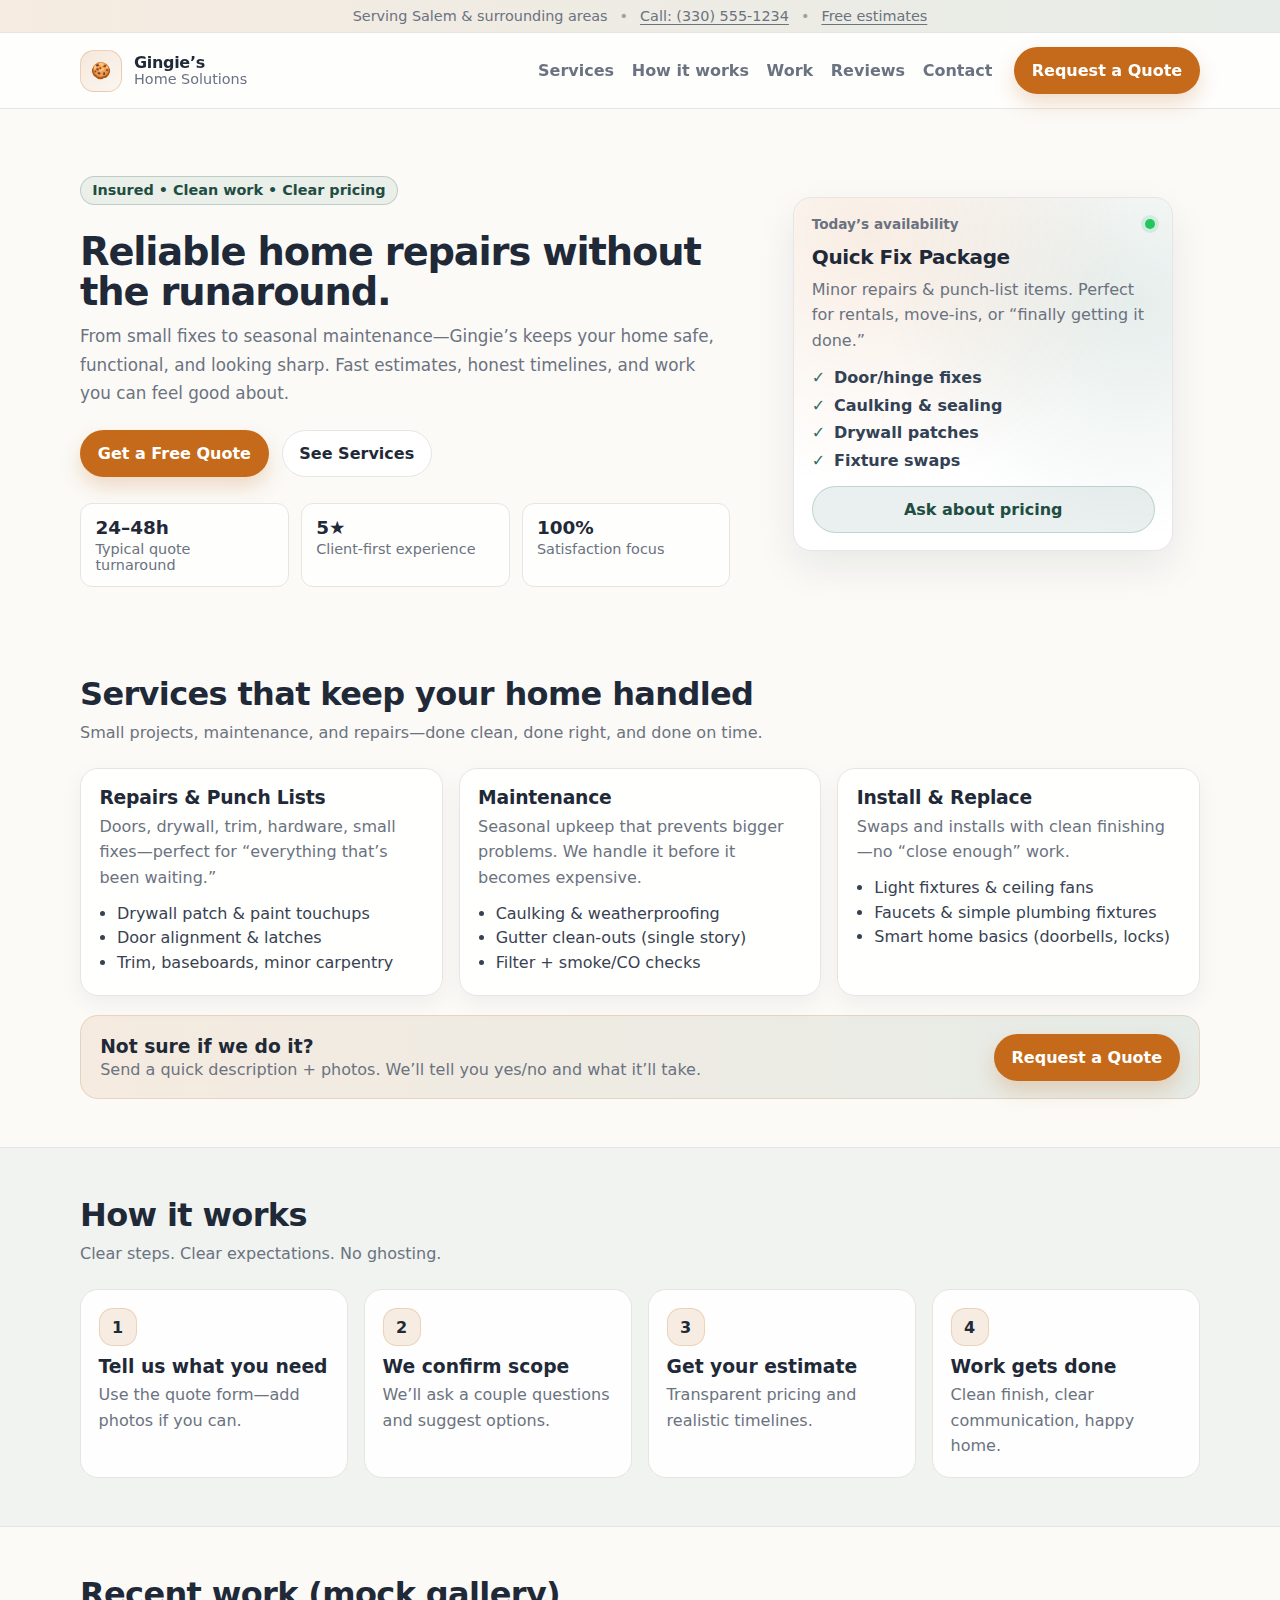
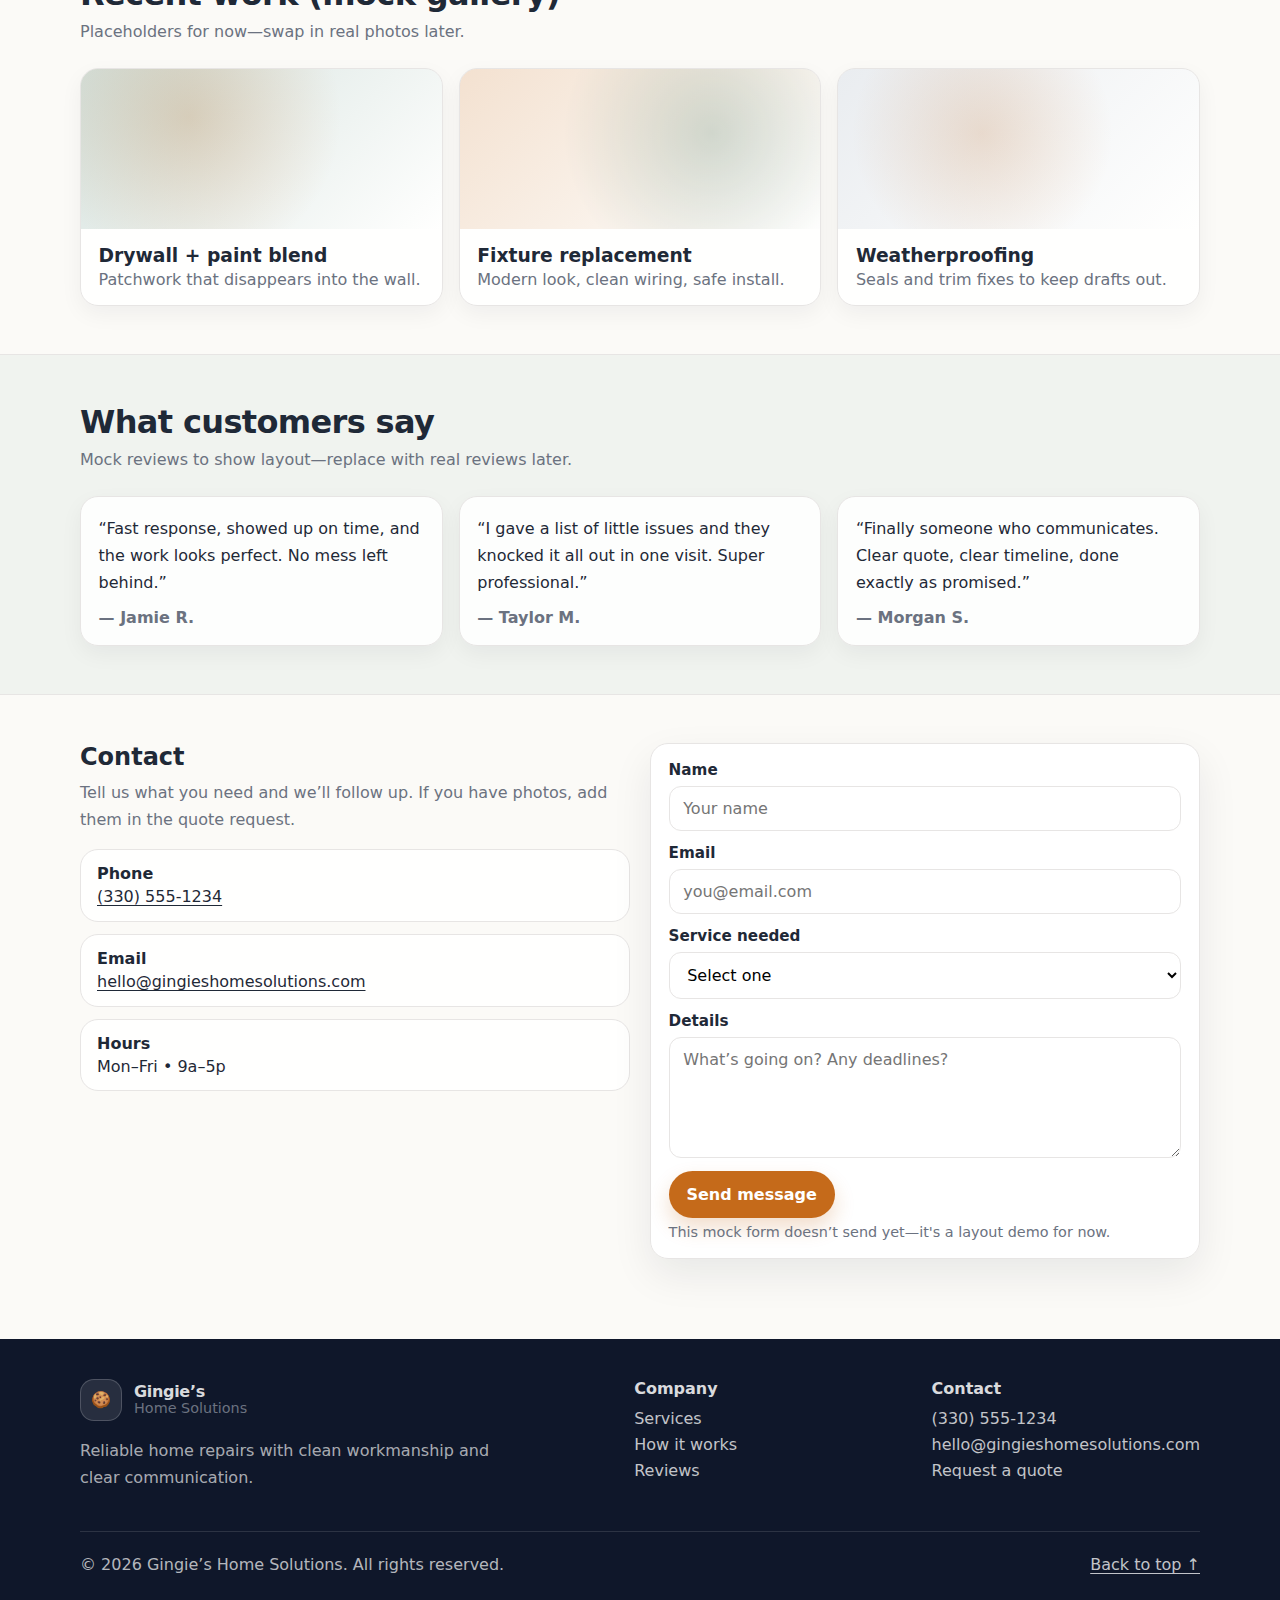
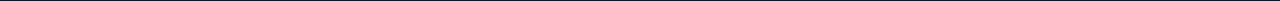
<file: index.html>
<!doctype html>
<html lang="en">
<head>
  <meta charset="UTF-8" />
  <meta name="viewport" content="width=device-width, initial-scale=1.0" />
  <title>Gingie’s Home Solutions</title>
  <meta
          name="description"
          content="Reliable home repairs, maintenance, and small renovations. Fast quotes. Quality work."
  />
  <link rel="stylesheet" href="css/style.css" />
</head>
<body>
<!-- Top Announcement Bar -->
<div class="topbar">
  <div class="container topbar__inner">
    <span>Serving Salem & surrounding areas</span>
    <span class="topbar__divider">•</span>
    <a class="topbar__link" href="tel:+13305551234">Call: (330) 555-1234</a>
    <span class="topbar__divider">•</span>
    <a class="topbar__link" href="#contact">Free estimates</a>
  </div>
</div>

<!-- Header -->
<header class="header" id="top">
  <div class="container header__inner">
    <a class="brand" href="#top" aria-label="Gingie’s Home Solutions home">
      <!-- Simple inline icon placeholder (swap later with your PNG/SVG) -->
      <span class="brand__mark" aria-hidden="true">🍪</span>
      <span class="brand__text">
            <span class="brand__name">Gingie’s</span>
            <span class="brand__sub">Home Solutions</span>
          </span>
    </a>

    <nav class="nav" aria-label="Primary">
      <button class="nav__toggle" id="navToggle" aria-expanded="false" aria-controls="navMenu">
        <span class="sr-only">Open menu</span>
        <span class="nav__bars" aria-hidden="true"></span>
      </button>

      <ul class="nav__menu" id="navMenu">
        <li><a href="#services">Services</a></li>
        <li><a href="#process">How it works</a></li>
        <li><a href="#work">Work</a></li>
        <li><a href="#testimonials">Reviews</a></li>
        <li><a href="#contact">Contact</a></li>

        <li class="nav__cta">
          <button class="btn btn--primary" id="quoteOpenBtn" type="button">Request a Quote</button>
        </li>
      </ul>
    </nav>
  </div>
</header>

<!-- Hero -->
<main>
  <section class="hero">
    <div class="container hero__grid">
      <div class="hero__copy">
        <p class="pill">Insured • Clean work • Clear pricing</p>
        <h1>Reliable home repairs without the runaround.</h1>
        <p class="hero__lead">
          From small fixes to seasonal maintenance—Gingie’s keeps your home safe, functional, and looking sharp.
          Fast estimates, honest timelines, and work you can feel good about.
        </p>

        <div class="hero__actions">
          <button class="btn btn--primary" id="quoteOpenBtn2" type="button">Get a Free Quote</button>
          <a class="btn btn--ghost" href="#services">See Services</a>
        </div>

        <div class="hero__trust">
          <div class="trust">
            <div class="trust__num">24–48h</div>
            <div class="trust__label">Typical quote turnaround</div>
          </div>
          <div class="trust">
            <div class="trust__num">5★</div>
            <div class="trust__label">Client-first experience</div>
          </div>
          <div class="trust">
            <div class="trust__num">100%</div>
            <div class="trust__label">Satisfaction focus</div>
          </div>
        </div>
      </div>

      <div class="hero__visual" aria-label="Home repair preview">
        <div class="visual-card">
          <div class="visual-card__top">
            <span class="badge">Today’s availability</span>
            <span class="dot dot--green"></span>
          </div>
          <div class="visual-card__title">Quick Fix Package</div>
          <p class="visual-card__desc">
            Minor repairs & punch-list items. Perfect for rentals, move-ins, or “finally getting it done.”
          </p>
          <div class="visual-list">
            <div class="visual-item"><span>✓</span> Door/hinge fixes</div>
            <div class="visual-item"><span>✓</span> Caulking & sealing</div>
            <div class="visual-item"><span>✓</span> Drywall patches</div>
            <div class="visual-item"><span>✓</span> Fixture swaps</div>
          </div>
          <button class="btn btn--soft" id="quoteOpenBtn3" type="button">Ask about pricing</button>
        </div>
      </div>
    </div>
  </section>

  <!-- Services -->
  <section class="section" id="services">
    <div class="container">
      <div class="section__head">
        <h2>Services that keep your home handled</h2>
        <p>Small projects, maintenance, and repairs—done clean, done right, and done on time.</p>
      </div>

      <div class="grid grid--3">
        <article class="card">
          <h3>Repairs & Punch Lists</h3>
          <p>Doors, drywall, trim, hardware, small fixes—perfect for “everything that’s been waiting.”</p>
          <ul class="list">
            <li>Drywall patch & paint touchups</li>
            <li>Door alignment & latches</li>
            <li>Trim, baseboards, minor carpentry</li>
          </ul>
        </article>

        <article class="card">
          <h3>Maintenance</h3>
          <p>Seasonal upkeep that prevents bigger problems. We handle it before it becomes expensive.</p>
          <ul class="list">
            <li>Caulking & weatherproofing</li>
            <li>Gutter clean-outs (single story)</li>
            <li>Filter + smoke/CO checks</li>
          </ul>
        </article>

        <article class="card">
          <h3>Install & Replace</h3>
          <p>Swaps and installs with clean finishing—no “close enough” work.</p>
          <ul class="list">
            <li>Light fixtures & ceiling fans</li>
            <li>Faucets & simple plumbing fixtures</li>
            <li>Smart home basics (doorbells, locks)</li>
          </ul>
        </article>
      </div>

      <div class="cta-strip">
        <div>
          <h3>Not sure if we do it?</h3>
          <p>Send a quick description + photos. We’ll tell you yes/no and what it’ll take.</p>
        </div>
        <button class="btn btn--primary" id="quoteOpenBtn4" type="button">Request a Quote</button>
      </div>
    </div>
  </section>

  <!-- Process -->
  <section class="section section--alt" id="process">
    <div class="container">
      <div class="section__head">
        <h2>How it works</h2>
        <p>Clear steps. Clear expectations. No ghosting.</p>
      </div>

      <div class="grid grid--4">
        <div class="step">
          <div class="step__num">1</div>
          <h3>Tell us what you need</h3>
          <p>Use the quote form—add photos if you can.</p>
        </div>
        <div class="step">
          <div class="step__num">2</div>
          <h3>We confirm scope</h3>
          <p>We’ll ask a couple questions and suggest options.</p>
        </div>
        <div class="step">
          <div class="step__num">3</div>
          <h3>Get your estimate</h3>
          <p>Transparent pricing and realistic timelines.</p>
        </div>
        <div class="step">
          <div class="step__num">4</div>
          <h3>Work gets done</h3>
          <p>Clean finish, clear communication, happy home.</p>
        </div>
      </div>
    </div>
  </section>

  <!-- Work -->
  <section class="section" id="work">
    <div class="container">
      <div class="section__head">
        <h2>Recent work (mock gallery)</h2>
        <p>Placeholders for now—swap in real photos later.</p>
      </div>

      <div class="grid grid--3">
        <div class="work-card">
          <div class="work-card__img work-card__img--1" aria-hidden="true"></div>
          <div class="work-card__body">
            <h3>Drywall + paint blend</h3>
            <p>Patchwork that disappears into the wall.</p>
          </div>
        </div>

        <div class="work-card">
          <div class="work-card__img work-card__img--2" aria-hidden="true"></div>
          <div class="work-card__body">
            <h3>Fixture replacement</h3>
            <p>Modern look, clean wiring, safe install.</p>
          </div>
        </div>

        <div class="work-card">
          <div class="work-card__img work-card__img--3" aria-hidden="true"></div>
          <div class="work-card__body">
            <h3>Weatherproofing</h3>
            <p>Seals and trim fixes to keep drafts out.</p>
          </div>
        </div>
      </div>
    </div>
  </section>

  <!-- Testimonials -->
  <section class="section section--alt" id="testimonials">
    <div class="container">
      <div class="section__head">
        <h2>What customers say</h2>
        <p>Mock reviews to show layout—replace with real reviews later.</p>
      </div>

      <div class="grid grid--3">
        <blockquote class="quote">
          <p>“Fast response, showed up on time, and the work looks perfect. No mess left behind.”</p>
          <footer>— Jamie R.</footer>
        </blockquote>
        <blockquote class="quote">
          <p>“I gave a list of little issues and they knocked it all out in one visit. Super professional.”</p>
          <footer>— Taylor M.</footer>
        </blockquote>
        <blockquote class="quote">
          <p>“Finally someone who communicates. Clear quote, clear timeline, done exactly as promised.”</p>
          <footer>— Morgan S.</footer>
        </blockquote>
      </div>
    </div>
  </section>

  <!-- Contact -->
  <section class="section" id="contact">
    <div class="container contact">
      <div class="contact__copy">
        <h2>Contact</h2>
        <p>
          Tell us what you need and we’ll follow up. If you have photos, add them in the quote request.
        </p>

        <div class="contact__cards">
          <div class="mini">
            <div class="mini__title">Phone</div>
            <a href="tel:+13305551234">(330) 555-1234</a>
          </div>
          <div class="mini">
            <div class="mini__title">Email</div>
            <a href="mailto:hello@gingieshomesolutions.com">hello@gingieshomesolutions.com</a>
          </div>
          <div class="mini">
            <div class="mini__title">Hours</div>
            <span>Mon–Fri • 9a–5p</span>
          </div>
        </div>
      </div>

      <form class="contact__form" id="contactForm">
        <div class="field">
          <label for="name">Name</label>
          <input id="name" name="name" type="text" placeholder="Your name" required />
        </div>

        <div class="field">
          <label for="email">Email</label>
          <input id="email" name="email" type="email" placeholder="you@email.com" required />
        </div>

        <div class="field">
          <label for="service">Service needed</label>
          <select id="service" name="service" required>
            <option value="" selected disabled>Select one</option>
            <option>Repairs & Punch Lists</option>
            <option>Maintenance</option>
            <option>Install & Replace</option>
            <option>Not sure</option>
          </select>
        </div>

        <div class="field">
          <label for="message">Details</label>
          <textarea id="message" name="message" rows="5" placeholder="What’s going on? Any deadlines?" required></textarea>
        </div>

        <button class="btn btn--primary" type="submit">Send message</button>
        <p class="fineprint">This mock form doesn’t send yet—it's a layout demo for now.</p>
      </form>
    </div>
  </section>
</main>

<!-- Footer -->
<footer class="footer">
  <div class="container footer__inner">
    <div class="footer__brand">
      <div class="brand brand--footer">
        <span class="brand__mark" aria-hidden="true">🍪</span>
        <span class="brand__text">
              <span class="brand__name">Gingie’s</span>
              <span class="brand__sub">Home Solutions</span>
            </span>
      </div>
      <p>Reliable home repairs with clean workmanship and clear communication.</p>
    </div>

    <div class="footer__cols">
      <div>
        <h4>Company</h4>
        <a href="#services">Services</a>
        <a href="#process">How it works</a>
        <a href="#testimonials">Reviews</a>
      </div>
      <div>
        <h4>Contact</h4>
        <a href="tel:+13305551234">(330) 555-1234</a>
        <a href="mailto:hello@gingieshomesolutions.com">hello@gingieshomesolutions.com</a>
        <a href="#contact">Request a quote</a>
      </div>
    </div>
  </div>

  <div class="container footer__bottom">
    <span>© <span id="year"></span> Gingie’s Home Solutions. All rights reserved.</span>
    <a href="#top" class="footer__top">Back to top ↑</a>
  </div>
</footer>

<!-- Quote Modal -->
<div class="modal" id="quoteModal" aria-hidden="true">
  <div class="modal__overlay" data-close="true"></div>
  <div class="modal__panel" role="dialog" aria-modal="true" aria-label="Request a quote">
    <div class="modal__head">
      <h3>Request a Quote</h3>
      <button class="icon-btn" type="button" aria-label="Close" data-close="true">✕</button>
    </div>

    <form class="modal__form" id="quoteForm">
      <div class="grid grid--2">
        <div class="field">
          <label for="qName">Name</label>
          <input id="qName" name="qName" type="text" placeholder="Your name" required />
        </div>
        <div class="field">
          <label for="qPhone">Phone</label>
          <input id="qPhone" name="qPhone" type="tel" placeholder="(330) 555-____" required />
        </div>
      </div>

      <div class="field">
        <label for="qAddress">Address / City</label>
        <input id="qAddress" name="qAddress" type="text" placeholder="City is fine for now" required />
      </div>

      <div class="field">
        <label for="qDetails">What do you need done?</label>
        <textarea id="qDetails" name="qDetails" rows="5" placeholder="Describe the job. Add size, rooms, urgency, etc." required></textarea>
      </div>

      <div class="modal__actions">
        <button class="btn btn--primary" type="submit">Submit request</button>
        <button class="btn btn--ghost" type="button" data-close="true">Cancel</button>
      </div>

      <p class="fineprint">This is a mockup—submitting won’t send anywhere yet.</p>
    </form>
  </div>
</div>

<script src="/js/app.js"></script>
</body>
</html>
</file>
<file: css/style.css>
/* =========
   Base
   ========= */
:root {
  --bg: #fbfaf7;         /* soft warm white */
  --panel: #ffffff;
  --text: #1f2937;       /* slate-800 */
  --muted: #6b7280;      /* slate-500 */
  --border: #e7e5e4;     /* stone-200 */
  --brand: #c56a1a;      /* warm ginger */
  --brand-2: #2f6f5f;    /* earthy green */
  --shadow: 0 16px 40px rgba(15, 23, 42, 0.08);
  --radius: 18px;
  --radius-sm: 12px;
  --container: 1120px;
}

* { box-sizing: border-box; }
html { scroll-behavior: smooth; }
body {
  margin: 0;
  font-family: ui-sans-serif, system-ui, -apple-system, Segoe UI, Roboto, Arial, sans-serif;
  background: var(--bg);
  color: var(--text);
}

a { color: inherit; text-decoration: none; }
img { max-width: 100%; display: block; }
button, input, select, textarea { font: inherit; }
.sr-only {
  position: absolute; width: 1px; height: 1px; padding: 0; margin: -1px;
  overflow: hidden; clip: rect(0, 0, 0, 0); white-space: nowrap; border: 0;
}

.container {
  width: min(var(--container), calc(100% - 2rem));
  margin: 0 auto;
}

/* =========
   Topbar
   ========= */
.topbar {
  background: linear-gradient(90deg, rgba(197,106,26,0.10), rgba(47,111,95,0.10));
  border-bottom: 1px solid var(--border);
}
.topbar__inner {
  display: flex;
  gap: 0.75rem;
  align-items: center;
  justify-content: center;
  padding: 0.5rem 0;
  color: var(--muted);
  font-size: 0.9rem;
}
.topbar__divider { opacity: 0.6; }
.topbar__link { text-decoration: underline; text-underline-offset: 3px; }

/* =========
   Header
   ========= */
.header {
  position: sticky;
  top: 0;
  z-index: 50;
  background: rgba(255, 255, 255, 0.75);
  backdrop-filter: blur(10px);
  border-bottom: 1px solid var(--border);
}
.header__inner {
  display: flex;
  align-items: center;
  justify-content: space-between;
  padding: 0.9rem 0;
}

.brand {
  display: inline-flex;
  align-items: center;
  gap: 0.75rem;
}
.brand__mark {
  width: 42px;
  height: 42px;
  display: grid;
  place-items: center;
  border-radius: 14px;
  background: linear-gradient(145deg, rgba(197,106,26,0.15), rgba(197,106,26,0.05));
  border: 1px solid rgba(197,106,26,0.25);
}
.brand__text { display: flex; flex-direction: column; line-height: 1.05; }
.brand__name { font-weight: 800; letter-spacing: -0.02em; }
.brand__sub { font-size: 0.9rem; color: var(--muted); }
.brand--footer .brand__mark { background: rgba(255,255,255,0.1); border-color: rgba(255,255,255,0.18); }

/* Nav */
.nav { position: relative; }
.nav__toggle {
  display: none;
  width: 44px; height: 44px;
  border-radius: 12px;
  border: 1px solid var(--border);
  background: white;
  cursor: pointer;
}
.nav__bars {
  display: block;
  width: 18px;
  height: 2px;
  background: var(--text);
  position: relative;
  margin: 0 auto;
}
.nav__bars::before,
.nav__bars::after {
  content: "";
  position: absolute;
  left: 0;
  width: 18px;
  height: 2px;
  background: var(--text);
}
.nav__bars::before { top: -6px; }
.nav__bars::after { top: 6px; }

.nav__menu {
  display: flex;
  align-items: center;
  gap: 1.1rem;
  list-style: none;
  margin: 0;
  padding: 0;
}
.nav__menu a {
  color: var(--muted);
  font-weight: 600;
}
.nav__menu a:hover { color: var(--text); }

.nav__cta { margin-left: 0.25rem; }

/* =========
   Hero
   ========= */
.hero {
  padding: 3.25rem 0 2.5rem;
}
.hero__grid {
  display: grid;
  grid-template-columns: 1.2fr 0.8fr;
  gap: 2.25rem;
  align-items: center;
}
.pill {
  display: inline-flex;
  align-items: center;
  gap: 0.5rem;
  border: 1px solid rgba(47,111,95,0.25);
  background: rgba(47,111,95,0.08);
  color: #1f4d42;
  padding: 0.35rem 0.7rem;
  border-radius: 999px;
  font-size: 0.9rem;
  font-weight: 700;
}
.hero h1 {
  margin: 0.8rem 0 0.6rem;
  font-size: clamp(2.2rem, 3vw, 3.2rem);
  line-height: 1.05;
  letter-spacing: -0.03em;
}
.hero__lead {
  margin: 0 0 1.4rem;
  color: var(--muted);
  font-size: 1.05rem;
  line-height: 1.7;
}
.hero__actions {
  display: flex;
  gap: 0.8rem;
  align-items: center;
  margin-bottom: 1.6rem;
}
.hero__trust {
  display: grid;
  grid-template-columns: repeat(3, 1fr);
  gap: 0.75rem;
}
.trust {
  background: rgba(255,255,255,0.75);
  border: 1px solid var(--border);
  border-radius: var(--radius-sm);
  padding: 0.85rem 0.9rem;
}
.trust__num { font-weight: 900; font-size: 1.15rem; }
.trust__label { color: var(--muted); font-size: 0.9rem; margin-top: 0.15rem; }

.hero__visual { display: grid; place-items: center; }
.visual-card {
  width: 100%;
  max-width: 380px;
  background: radial-gradient(120% 120% at 20% 10%, rgba(197,106,26,0.12), transparent 60%),
  radial-gradient(120% 120% at 90% 30%, rgba(47,111,95,0.12), transparent 55%),
  var(--panel);
  border: 1px solid var(--border);
  border-radius: var(--radius);
  padding: 1.1rem;
  box-shadow: var(--shadow);
}
.visual-card__top {
  display: flex;
  justify-content: space-between;
  align-items: center;
  margin-bottom: 0.8rem;
}
.badge {
  font-size: 0.85rem;
  color: var(--muted);
  font-weight: 700;
}
.dot { width: 10px; height: 10px; border-radius: 50%; }
.dot--green { background: #22c55e; box-shadow: 0 0 0 4px rgba(34,197,94,0.15); }
.visual-card__title { font-weight: 900; font-size: 1.25rem; letter-spacing: -0.02em; }
.visual-card__desc { color: var(--muted); line-height: 1.6; margin: 0.5rem 0 0.9rem; }
.visual-list { display: grid; gap: 0.55rem; margin-bottom: 1rem; }
.visual-item { display: flex; gap: 0.55rem; color: #334155; font-weight: 600; }
.visual-item span { color: var(--brand-2); font-weight: 900; }

/* =========
   Sections
   ========= */
.section { padding: 3rem 0; }
.section--alt { background: rgba(47,111,95,0.05); border-top: 1px solid var(--border); border-bottom: 1px solid var(--border); }
.section__head {
  max-width: 720px;
  margin-bottom: 1.4rem;
}
.section__head h2 {
  margin: 0 0 0.35rem;
  font-size: 2rem;
  letter-spacing: -0.02em;
}
.section__head p { margin: 0; color: var(--muted); line-height: 1.7; }

/* Grid */
.grid { display: grid; gap: 1rem; }
.grid--3 { grid-template-columns: repeat(3, 1fr); }
.grid--4 { grid-template-columns: repeat(4, 1fr); }
.grid--2 { grid-template-columns: repeat(2, 1fr); }

/* Card */
.card {
  background: rgba(255,255,255,0.85);
  border: 1px solid var(--border);
  border-radius: var(--radius);
  padding: 1.1rem 1.15rem;
  box-shadow: 0 8px 22px rgba(15,23,42,0.05);
}
.card h3 { margin: 0 0 0.35rem; letter-spacing: -0.01em; }
.card p { margin: 0 0 0.85rem; color: var(--muted); line-height: 1.6; }
.list { margin: 0; padding-left: 1.1rem; color: #374151; }
.list li { margin: 0.35rem 0; }

/* CTA strip */
.cta-strip {
  margin-top: 1.2rem;
  display: flex;
  align-items: center;
  justify-content: space-between;
  gap: 1rem;
  background: linear-gradient(90deg, rgba(197,106,26,0.10), rgba(47,111,95,0.10));
  border: 1px solid rgba(197,106,26,0.18);
  border-radius: var(--radius);
  padding: 1.1rem 1.2rem;
}
.cta-strip h3 { margin: 0 0 0.2rem; }
.cta-strip p { margin: 0; color: var(--muted); }

/* Steps */
.step {
  background: rgba(255,255,255,0.85);
  border: 1px solid var(--border);
  border-radius: var(--radius);
  padding: 1.1rem;
}
.step__num {
  width: 38px; height: 38px;
  border-radius: 14px;
  display: grid;
  place-items: center;
  background: rgba(197,106,26,0.12);
  border: 1px solid rgba(197,106,26,0.20);
  font-weight: 900;
  margin-bottom: 0.6rem;
}
.step h3 { margin: 0 0 0.35rem; }
.step p { margin: 0; color: var(--muted); line-height: 1.6; }

/* Work cards */
.work-card {
  background: rgba(255,255,255,0.85);
  border: 1px solid var(--border);
  border-radius: var(--radius);
  overflow: hidden;
  box-shadow: 0 8px 22px rgba(15,23,42,0.05);
}
.work-card__img { height: 160px; }
.work-card__img--1 { background: linear-gradient(135deg, rgba(47,111,95,0.20), rgba(255,255,255,0.2)), radial-gradient(circle at 30% 30%, rgba(197,106,26,0.25), transparent 55%); }
.work-card__img--2 { background: linear-gradient(135deg, rgba(197,106,26,0.20), rgba(255,255,255,0.2)), radial-gradient(circle at 70% 40%, rgba(47,111,95,0.25), transparent 55%); }
.work-card__img--3 { background: linear-gradient(135deg, rgba(148,163,184,0.20), rgba(255,255,255,0.2)), radial-gradient(circle at 40% 40%, rgba(197,106,26,0.22), transparent 55%); }
.work-card__body { padding: 1rem 1.1rem; }
.work-card__body h3 { margin: 0 0 0.25rem; }
.work-card__body p { margin: 0; color: var(--muted); }

/* Quotes */
.quote {
  margin: 0;
  background: rgba(255,255,255,0.85);
  border: 1px solid var(--border);
  border-radius: var(--radius);
  padding: 1.1rem;
  box-shadow: 0 8px 22px rgba(15,23,42,0.05);
}
.quote p { margin: 0 0 0.75rem; line-height: 1.7; }
.quote footer { color: var(--muted); font-weight: 700; }

/* Contact */
.contact {
  display: grid;
  grid-template-columns: 1fr 1fr;
  gap: 1.25rem;
  align-items: start;
}
.contact__copy h2 { margin: 0 0 0.5rem; }
.contact__copy p { margin: 0 0 1rem; color: var(--muted); line-height: 1.7; }
.contact__cards { display: grid; gap: 0.75rem; }
.mini {
  background: rgba(255,255,255,0.85);
  border: 1px solid var(--border);
  border-radius: var(--radius);
  padding: 0.9rem 1rem;
}
.mini__title { font-weight: 900; margin-bottom: 0.25rem; }
.mini a { text-decoration: underline; text-underline-offset: 3px; }

.contact__form {
  background: rgba(255,255,255,0.9);
  border: 1px solid var(--border);
  border-radius: var(--radius);
  padding: 1.1rem;
  box-shadow: var(--shadow);
}
.field { display: grid; gap: 0.4rem; margin-bottom: 0.85rem; }
label { font-weight: 800; font-size: 0.95rem; }
input, select, textarea {
  border: 1px solid var(--border);
  border-radius: 12px;
  padding: 0.75rem 0.85rem;
  background: white;
  outline: none;
}
input:focus, select:focus, textarea:focus {
  border-color: rgba(197,106,26,0.45);
  box-shadow: 0 0 0 4px rgba(197,106,26,0.12);
}
.fineprint { margin: 0.4rem 0 0; color: var(--muted); font-size: 0.9rem; }

/* Buttons */
.btn {
  display: inline-flex;
  align-items: center;
  justify-content: center;
  gap: 0.55rem;
  border-radius: 999px;
  padding: 0.8rem 1.05rem;
  border: 1px solid transparent;
  cursor: pointer;
  font-weight: 800;
  transition: transform 120ms ease, box-shadow 120ms ease, background 120ms ease, border-color 120ms ease;
}
.btn:active { transform: translateY(1px); }

.btn--primary {
  background: var(--brand);
  color: white;
  box-shadow: 0 10px 20px rgba(197,106,26,0.22);
}
.btn--primary:hover { box-shadow: 0 14px 26px rgba(197,106,26,0.28); }

.btn--ghost {
  background: rgba(255,255,255,0.9);
  border-color: var(--border);
  color: var(--text);
}
.btn--ghost:hover { border-color: rgba(197,106,26,0.25); }

.btn--soft {
  width: 100%;
  background: rgba(47,111,95,0.10);
  color: #1f4d42;
  border-color: rgba(47,111,95,0.22);
}
.btn--soft:hover { background: rgba(47,111,95,0.14); }

.icon-btn {
  width: 40px; height: 40px;
  border-radius: 12px;
  border: 1px solid var(--border);
  background: white;
  cursor: pointer;
}

/* Footer */
.footer {
  background: #0f172a;
  color: rgba(255,255,255,0.85);
  padding: 2.5rem 0 1.2rem;
  margin-top: 2rem;
}
.footer__inner {
  display: flex;
  justify-content: space-between;
  gap: 2rem;
  align-items: flex-start;
}
.footer__brand { max-width: 420px; }
.footer__brand p { color: rgba(255,255,255,0.65); line-height: 1.7; }
.footer__cols {
  display: grid;
  grid-template-columns: repeat(2, minmax(160px, 1fr));
  gap: 1.8rem;
}
.footer h4 { margin: 0 0 0.7rem; }
.footer a {
  display: block;
  color: rgba(255,255,255,0.75);
  margin: 0.45rem 0;
}
.footer a:hover { color: white; }

.footer__bottom {
  margin-top: 1.5rem;
  padding-top: 1rem;
  border-top: 1px solid rgba(255,255,255,0.12);
  display: flex;
  justify-content: space-between;
  align-items: center;
  gap: 1rem;
  color: rgba(255,255,255,0.7);
}
.footer__top { text-decoration: underline; text-underline-offset: 3px; }

/* =========
   Modal
   ========= */
.modal { position: fixed; inset: 0; display: none; z-index: 100; }
.modal.is-open { display: block; }
.modal__overlay {
  position: absolute; inset: 0;
  background: rgba(2, 6, 23, 0.55);
}
.modal__panel {
  position: relative;
  width: min(560px, calc(100% - 2rem));
  margin: 7vh auto 0;
  background: white;
  border-radius: var(--radius);
  border: 1px solid var(--border);
  box-shadow: var(--shadow);
  overflow: hidden;
}
.modal__head {
  display: flex;
  justify-content: space-between;
  align-items: center;
  padding: 1rem 1.1rem;
  border-bottom: 1px solid var(--border);
}
.modal__head h3 { margin: 0; letter-spacing: -0.01em; }
.modal__form { padding: 1rem 1.1rem 1.2rem; }
.modal__actions { display: flex; gap: 0.75rem; justify-content: flex-end; margin-top: 0.8rem; }

/* =========
   Responsive
   ========= */
@media (max-width: 980px) {
  .hero__grid { grid-template-columns: 1fr; }
  .hero__trust { grid-template-columns: 1fr; }
  .grid--3 { grid-template-columns: 1fr; }
  .grid--4 { grid-template-columns: 1fr; }
  .contact { grid-template-columns: 1fr; }
  .footer__inner { flex-direction: column; }
}

@media (max-width: 760px) {
  .nav__toggle { display: inline-flex; align-items: center; justify-content: center; }
  .nav__menu {
    display: none;
    position: absolute;
    right: 0;
    top: calc(100% + 10px);
    width: min(320px, calc(100vw - 2rem));
    background: white;
    border: 1px solid var(--border);
    border-radius: var(--radius);
    padding: 0.7rem;
    box-shadow: var(--shadow);
    flex-direction: column;
    align-items: stretch;
    gap: 0.25rem;
  }
  .nav__menu.is-open { display: flex; }
  .nav__menu a {
    padding: 0.75rem 0.85rem;
    border-radius: 12px;
  }
  .nav__menu a:hover { background: rgba(2,6,23,0.04); }
  .nav__cta { margin-left: 0; padding: 0.25rem; }
  .btn { width: 100%; }
}
</file>
